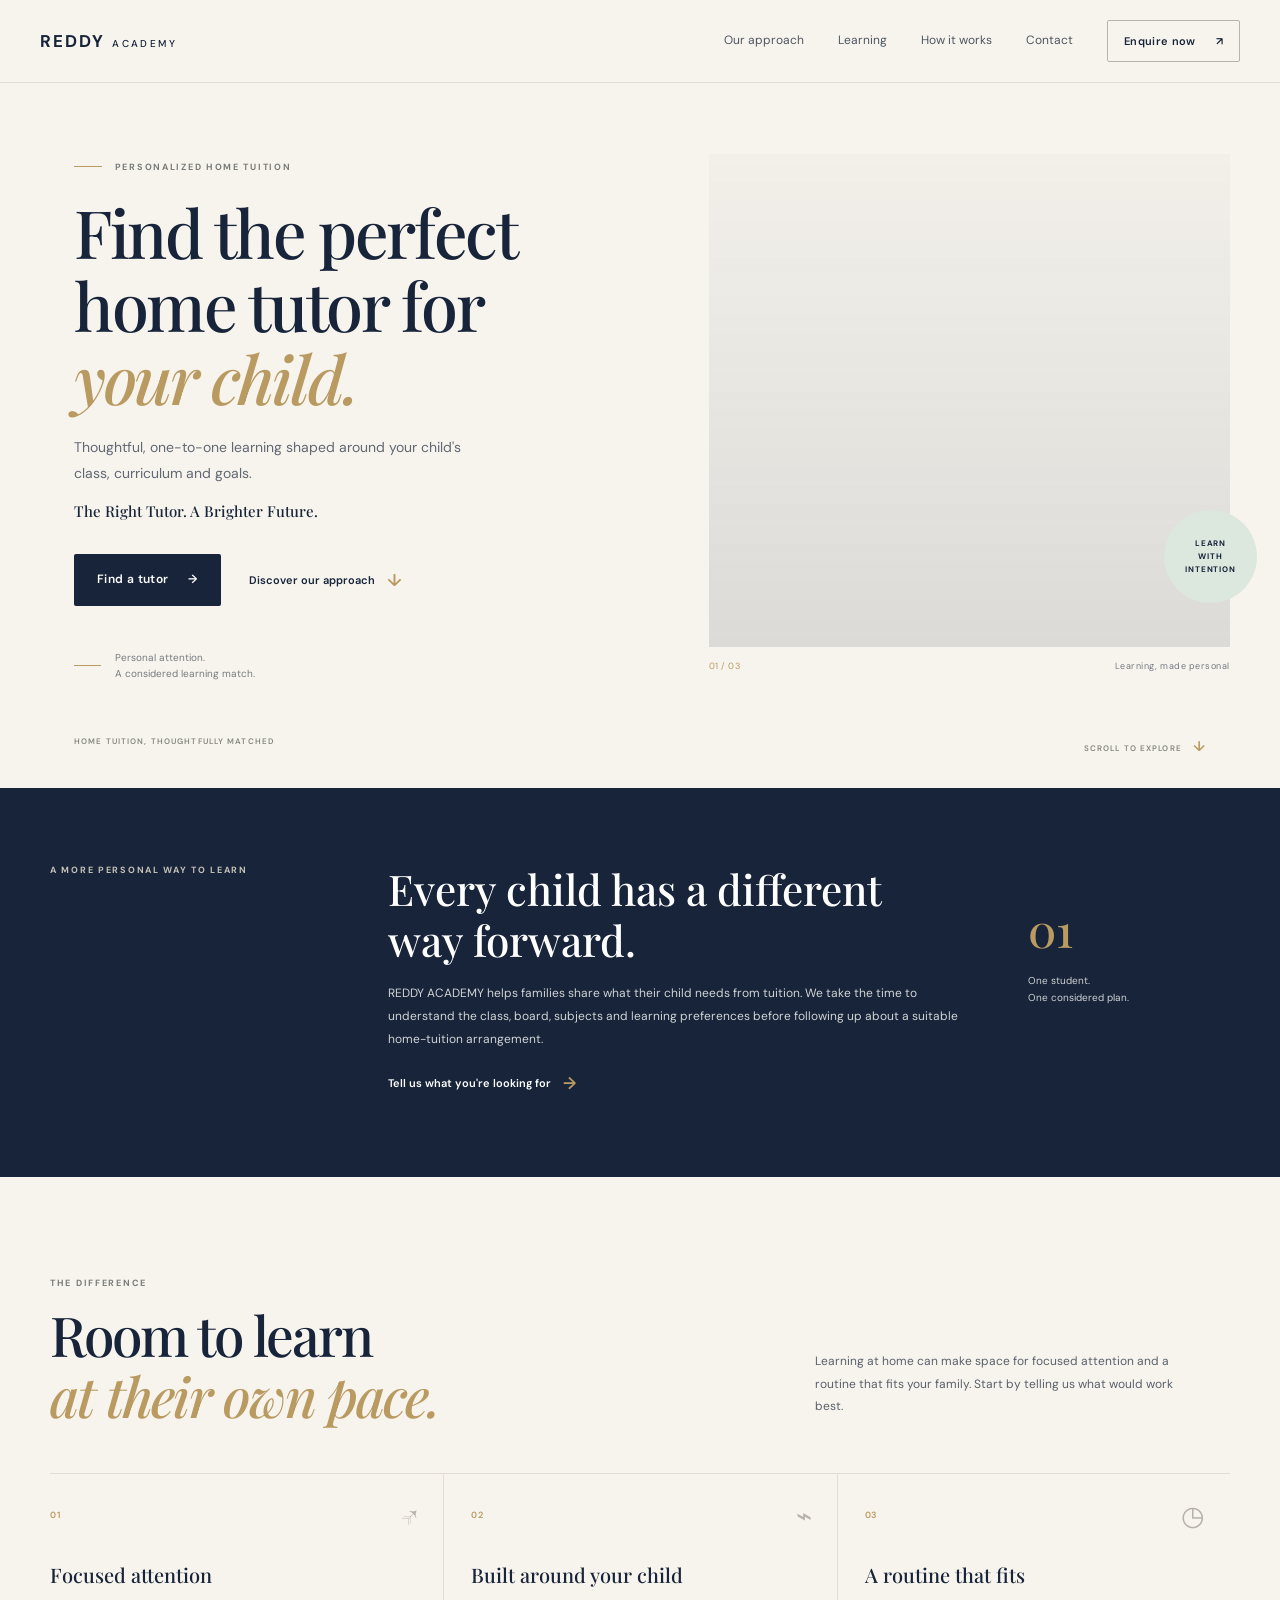
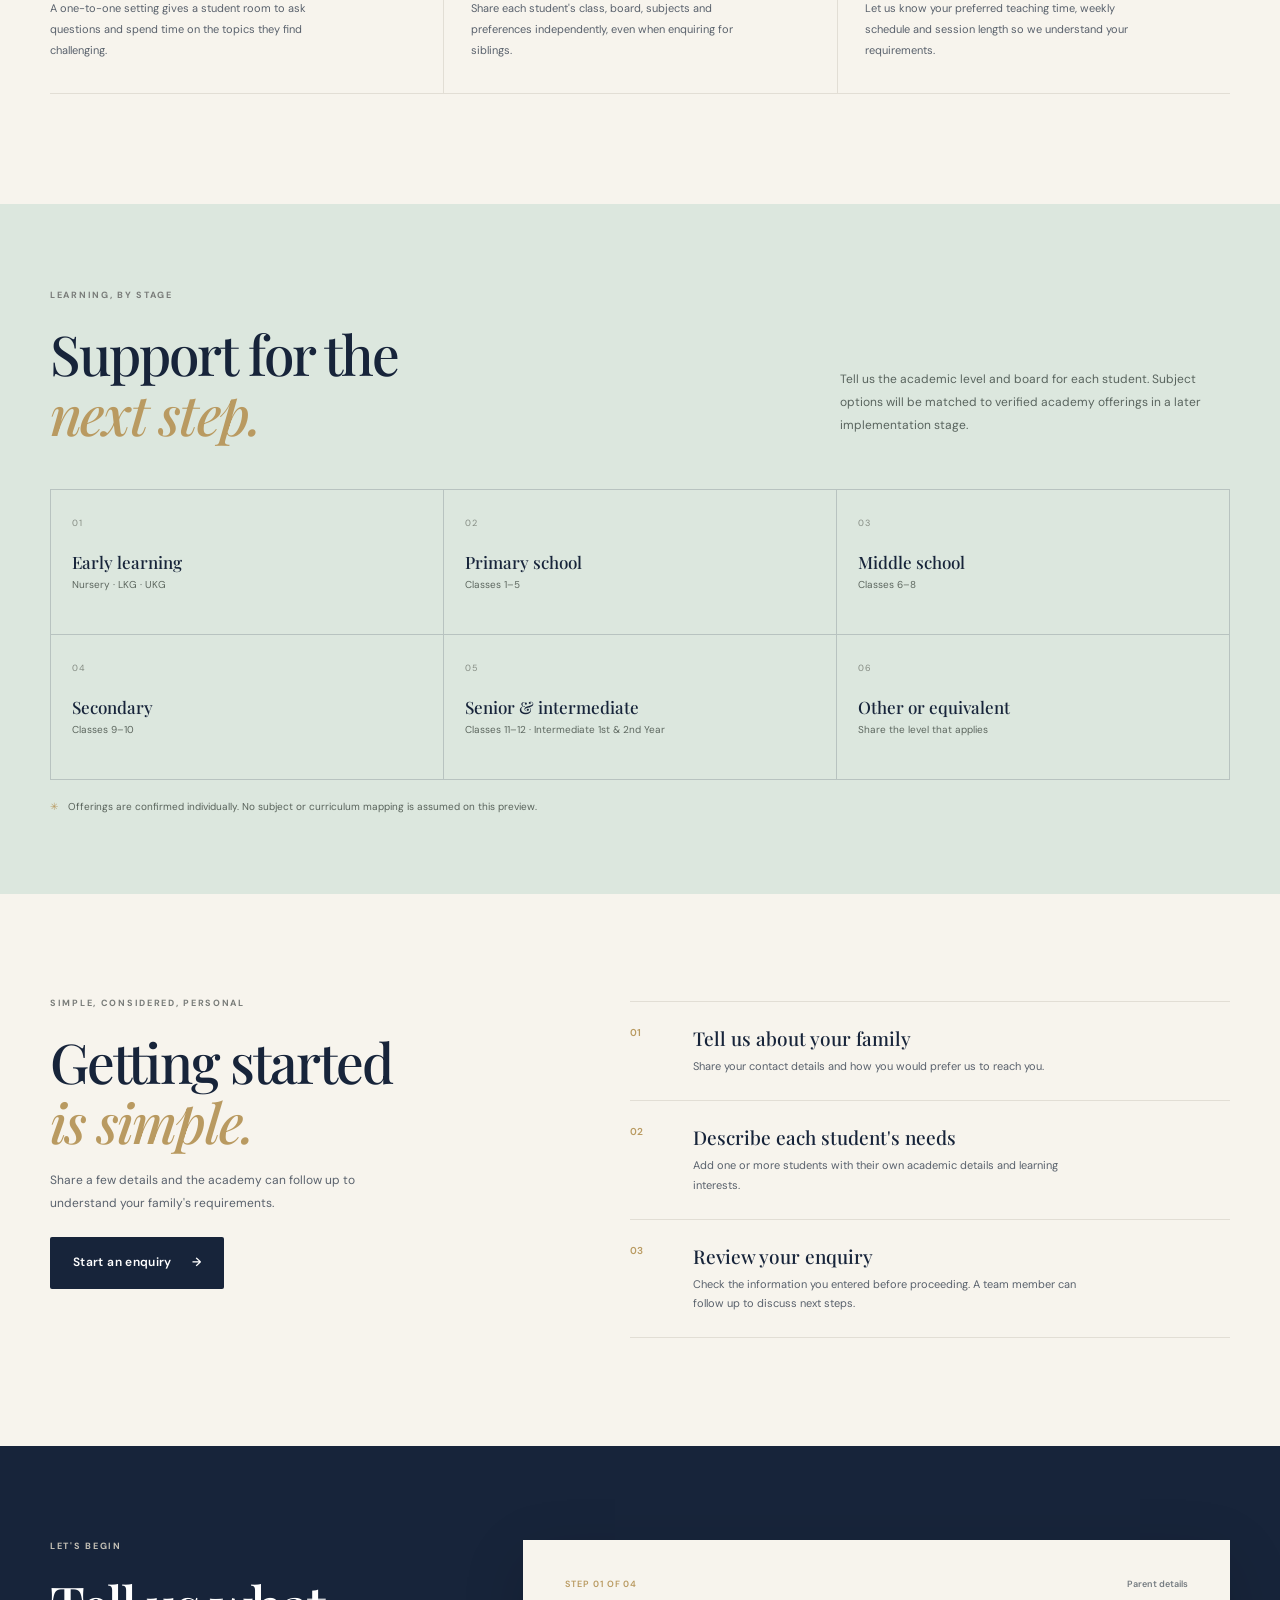
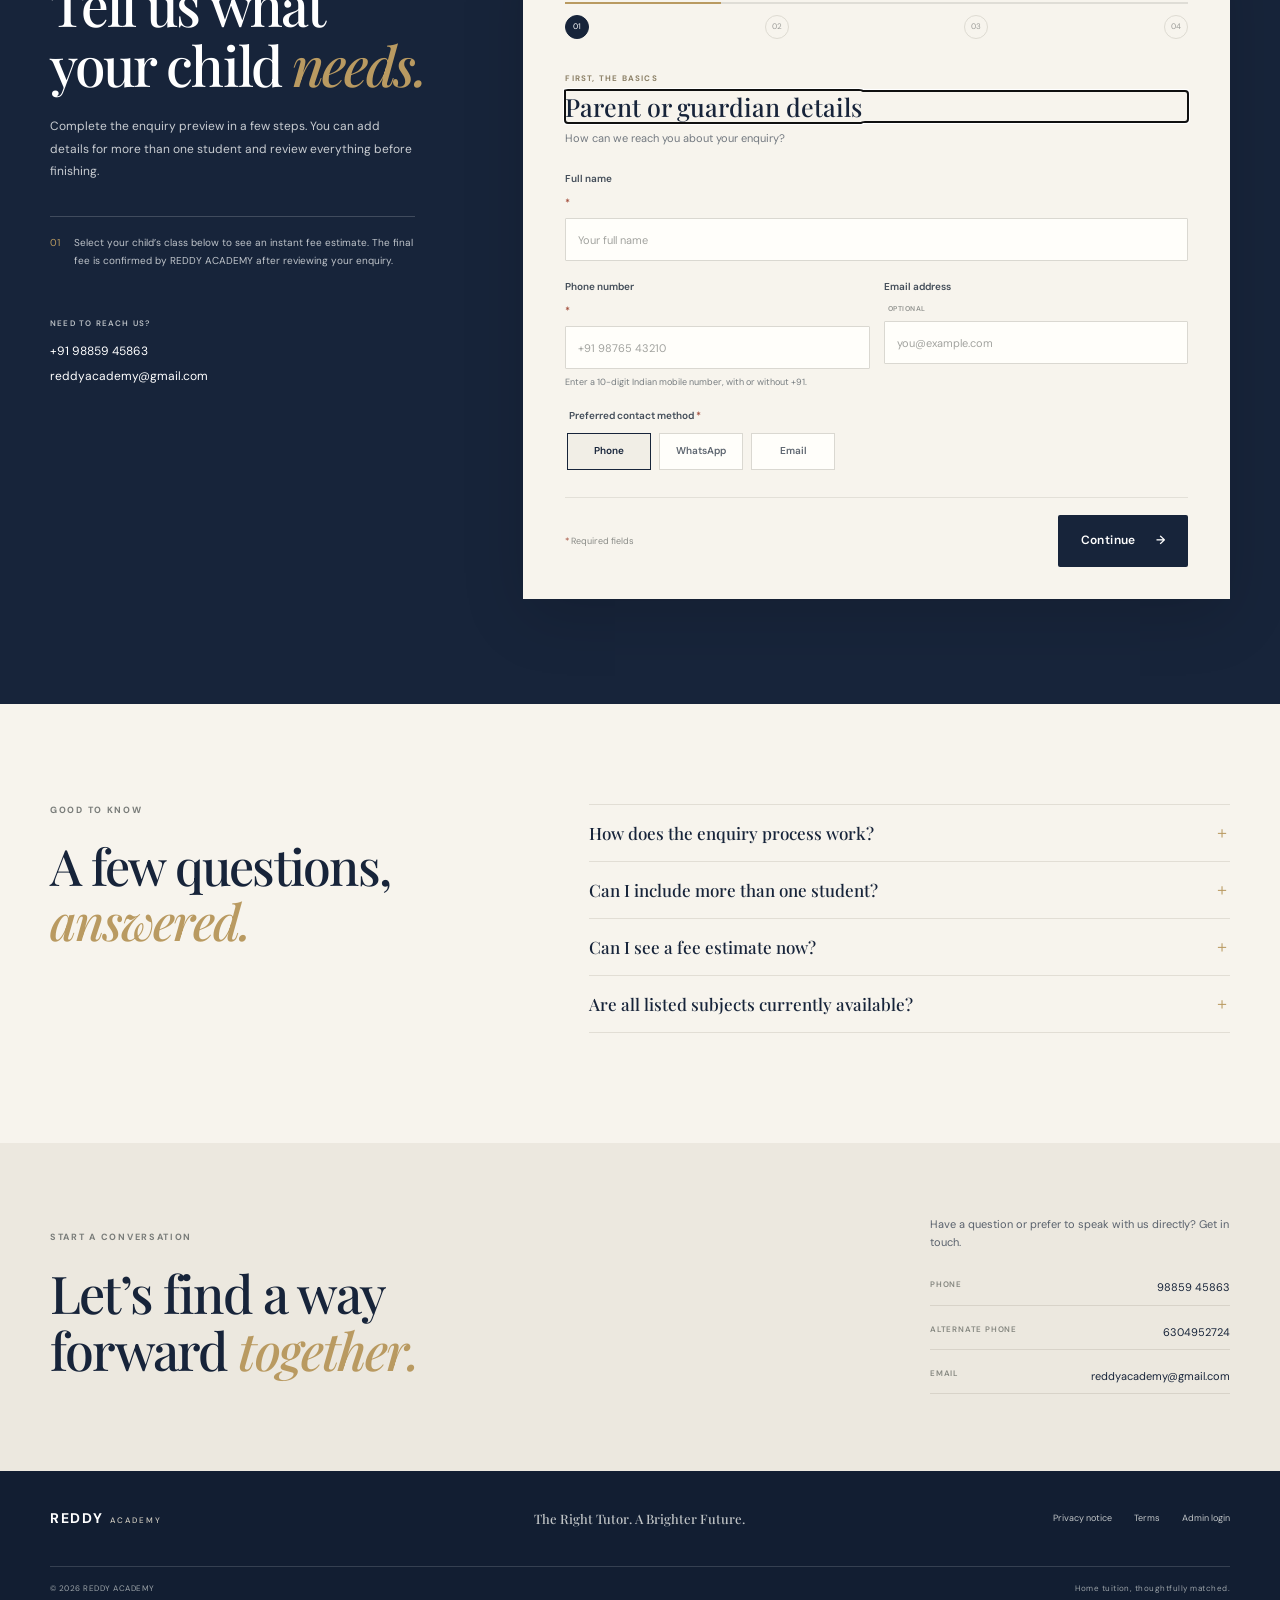
<file: home/reddy-academy/frontend/index.html>
<!doctype html>
<html lang="en">
<head>
  <meta charset="utf-8">
  <meta name="viewport" content="width=device-width, initial-scale=1">
  <meta name="theme-color" content="#17243a">
  <meta name="description" content="Personalized home tuition for your child's learning goals. Share your requirements with REDDY ACADEMY.">
  <title>REDDY ACADEMY | The Right Tutor. A Brighter Future.</title>
  <link rel="preconnect" href="https://fonts.googleapis.com">
  <link rel="preconnect" href="https://fonts.gstatic.com" crossorigin>
  <link href="https://fonts.googleapis.com/css2?family=DM+Sans:wght@400;500;600;700&family=Playfair+Display:wght@500;600;700&display=swap" rel="stylesheet">
  <link rel="stylesheet" href="css/styles.css">
  <script src="js/main.js" defer></script>
  <script src="js/enquiry-form.js" defer></script>
</head>
<body>
  <a class="skip-link" href="#main">Skip to content</a>
  <header class="site-header">
    <div class="nav-shell">
      <a class="wordmark" href="#home" aria-label="REDDY ACADEMY home">REDDY <span>ACADEMY</span></a>
      <button class="menu-toggle" type="button" aria-expanded="false" aria-controls="primary-nav">
        <span class="sr-only">Open navigation</span><span></span><span></span>
      </button>
      <nav class="primary-nav" id="primary-nav" aria-label="Main navigation">
        <a href="#approach">Our approach</a>
        <a href="#learning">Learning</a>
        <a href="#process">How it works</a>
        <a href="#contact">Contact</a>
        <a class="button button-small button-outline" href="#enquiry">Enquire now <span aria-hidden="true">↗</span></a>
      </nav>
    </div>
  </header>

  <main id="main">
    <section class="hero section-wrap" id="home">
      <div class="hero-copy">
        <p class="eyebrow"><span class="eyebrow-line"></span> PERSONALIZED HOME TUITION</p>
        <h1>Find the perfect<br>home tutor for<br><em>your child.</em></h1>
        <p class="hero-intro">Thoughtful, one-to-one learning shaped around your child's class, curriculum and goals.</p>
        <p class="hero-tagline">The Right Tutor. A Brighter Future.</p>
        <div class="hero-actions">
          <a class="button button-primary" href="#enquiry">Find a tutor <span aria-hidden="true">→</span></a>
          <a class="text-link" href="#approach">Discover our approach <span aria-hidden="true">↓</span></a>
        </div>
        <div class="hero-note"><span class="note-rule"></span><span>Personal attention.<br>A considered learning match.</span></div>
      </div>
      <div class="hero-visual">
        <div class="hero-image" role="img" aria-label="A student reading and studying at home"></div>
        <div class="image-caption"><span class="caption-index">01 / 03</span><span>Learning, made personal</span></div>
        <div class="hero-stamp" aria-hidden="true"><span>LEARN</span><span>WITH</span><span>INTENTION</span></div>
      </div>
      <div class="hero-bottom"><span>HOME TUITION, THOUGHTFULLY MATCHED</span><a href="#approach" aria-label="Scroll to our approach">SCROLL TO EXPLORE <span aria-hidden="true">↓</span></a></div>
    </section>

    <section class="intro-band" id="approach">
      <div class="section-wrap intro-grid">
        <p class="eyebrow">A MORE PERSONAL WAY TO LEARN</p>
        <div>
          <h2>Every child has a different way forward.</h2>
          <p class="intro-text">REDDY ACADEMY helps families share what their child needs from tuition. We take the time to understand the class, board, subjects and learning preferences before following up about a suitable home-tuition arrangement.</p>
          <a class="text-link dark-link" href="#enquiry">Tell us what you're looking for <span aria-hidden="true">→</span></a>
        </div>
        <div class="intro-aside"><span class="large-serif">01</span><span>One student.<br>One considered plan.</span></div>
      </div>
    </section>

    <section class="benefits section-wrap">
      <div class="section-heading">
        <div><p class="eyebrow">THE DIFFERENCE</p><h2>Room to learn<br><em>at their own pace.</em></h2></div>
        <p>Learning at home can make space for focused attention and a routine that fits your family. Start by telling us what would work best.</p>
      </div>
      <div class="benefit-grid">
        <article class="benefit-card">
          <span class="card-number">01</span><span class="card-mark" aria-hidden="true">↗</span>
          <h3>Focused attention</h3><p>A one-to-one setting gives a student room to ask questions and spend time on the topics they find challenging.</p>
        </article>
        <article class="benefit-card">
          <span class="card-number">02</span><span class="card-mark" aria-hidden="true">⌁</span>
          <h3>Built around your child</h3><p>Share each student's class, board, subjects and preferences independently, even when enquiring for siblings.</p>
        </article>
        <article class="benefit-card">
          <span class="card-number">03</span><span class="card-mark" aria-hidden="true">◷</span>
          <h3>A routine that fits</h3><p>Let us know your preferred teaching time, weekly schedule and session length so we understand your requirements.</p>
        </article>
      </div>
    </section>

    <section class="learning-section" id="learning">
      <div class="section-wrap learning-inner">
        <div class="learning-top">
          <div><p class="eyebrow">LEARNING, BY STAGE</p><h2>Support for the<br><em>next step.</em></h2></div>
          <p>Tell us the academic level and board for each student. Subject options will be matched to verified academy offerings in a later implementation stage.</p>
        </div>
        <div class="class-list" aria-label="Academic levels available for enquiry">
          <div><span>01</span><h3>Early learning</h3><p>Nursery · LKG · UKG</p></div>
          <div><span>02</span><h3>Primary school</h3><p>Classes 1–5</p></div>
          <div><span>03</span><h3>Middle school</h3><p>Classes 6–8</p></div>
          <div><span>04</span><h3>Secondary</h3><p>Classes 9–10</p></div>
          <div><span>05</span><h3>Senior &amp; intermediate</h3><p>Classes 11–12 · Intermediate 1st &amp; 2nd Year</p></div>
          <div><span>06</span><h3>Other or equivalent</h3><p>Share the level that applies</p></div>
        </div>
        <p class="provisional-note"><span aria-hidden="true">✳</span> Offerings are confirmed individually. No subject or curriculum mapping is assumed on this preview.</p>
      </div>
    </section>

    <section class="process-section section-wrap" id="process">
      <div class="process-intro">
        <p class="eyebrow">SIMPLE, CONSIDERED, PERSONAL</p><h2>Getting started<br><em>is simple.</em></h2>
        <p>Share a few details and the academy can follow up to understand your family's requirements.</p>
        <a class="button button-primary" href="#enquiry">Start an enquiry <span aria-hidden="true">→</span></a>
      </div>
      <div class="process-steps">
        <article><span>01</span><div><h3>Tell us about your family</h3><p>Share your contact details and how you would prefer us to reach you.</p></div></article>
        <article><span>02</span><div><h3>Describe each student's needs</h3><p>Add one or more students with their own academic details and learning interests.</p></div></article>
        <article><span>03</span><div><h3>Review your enquiry</h3><p>Check the information you entered before proceeding. A team member can follow up to discuss next steps.</p></div></article>
      </div>
    </section>

    <section class="enquiry-section" id="enquiry">
      <div class="section-wrap enquiry-layout">
        <div class="enquiry-aside">
          <p class="eyebrow">LET'S BEGIN</p><h2>Tell us what<br>your child <em>needs.</em></h2>
          <p>Complete the enquiry preview in a few steps. You can add details for more than one student and review everything before finishing.</p>
          <div class="aside-detail"><span class="aside-number">01</span><span>Select your child&rsquo;s class below to see an instant fee estimate. The final fee is confirmed by REDDY ACADEMY after reviewing your enquiry.</span></div>
                    <div id="live-fee-widget" class="live-fee-widget" hidden aria-live="polite" aria-label="Live fee estimate">
            <div class="lfw-header">
              <span class="lfw-icon" aria-hidden="true">?</span>
              <span class="lfw-title">Fee estimate</span>
              <div id="lfw-spinner" class="lfw-spinner" hidden aria-hidden="true"></div>
            </div>
            <div id="lfw-body" class="lfw-body"></div>
            <p class="lfw-note">Estimate updates as you fill in details. Final fee confirmed by REDDY ACADEMY.</p>
          </div><div class="aside-contact"><span>NEED TO REACH US?</span><a href="tel:+919885945863">+91 98859 45863</a><a href="mailto:reddyacademy@gmail.com">reddyacademy@gmail.com</a></div>
        </div>
        <div class="form-panel">
          <div class="form-progress" aria-label="Enquiry progress">
            <div class="progress-heading"><span id="step-label">STEP 01 OF 04</span><span id="step-name">Parent details</span></div>
            <div class="progress-track" aria-hidden="true"><span id="progress-fill"></span></div>
            <ol class="progress-steps">
              <li class="active" data-progress-step="1"><span>01</span><span class="sr-only">Parent details</span></li>
              <li data-progress-step="2"><span>02</span><span class="sr-only">Students</span></li>
              <li data-progress-step="3"><span>03</span><span class="sr-only">Preferences</span></li>
              <li data-progress-step="4"><span>04</span><span class="sr-only">Review</span></li>
            </ol>
          </div>
          <form id="enquiry-form" novalidate>
            <section class="form-step" data-step="1" aria-labelledby="step-title-1">
              <p class="form-kicker">FIRST, THE BASICS</p><h3 id="step-title-1" tabindex="-1">Parent or guardian details</h3>
              <p class="form-description">How can we reach you about your enquiry?</p>
              <div class="field-grid">
                <label class="field full-width">Full name <span class="required">*</span><input name="parentName" autocomplete="name" maxlength="120" required placeholder="Your full name"></label>
                <label class="field">Phone number <span class="required">*</span><input name="phone" type="tel" inputmode="tel" autocomplete="tel" maxlength="16" required placeholder="+91 98765 43210" aria-describedby="phone-hint"><small id="phone-hint">Enter a 10-digit Indian mobile number, with or without +91.</small></label>
                <label class="field">Email address <span class="optional" id="email-requirement">OPTIONAL</span><input name="email" type="email" autocomplete="email" maxlength="254" placeholder="you@example.com"></label>
                <fieldset class="field full-width choice-field">
                  <legend>Preferred contact method <span class="required">*</span></legend>
                  <div class="choice-row">
                    <label class="choice"><input type="radio" name="contactMethod" value="Phone" required checked><span>Phone</span></label>
                    <label class="choice"><input type="radio" name="contactMethod" value="WhatsApp"><span>WhatsApp</span></label>
                    <label class="choice"><input type="radio" name="contactMethod" value="Email"><span>Email</span></label>
                  </div>
                </fieldset>
              </div>
              <div class="form-error" role="alert" aria-live="polite"></div>
              <div class="form-actions"><span class="form-footnote"><span class="required">*</span> Required fields</span><button class="button button-primary next-step" type="button">Continue <span aria-hidden="true">→</span></button></div>
            </section>

            <section class="form-step" data-step="2" aria-labelledby="step-title-2" hidden>
              <p class="form-kicker">EVERY STUDENT IS DIFFERENT</p><h3 id="step-title-2" tabindex="-1">Who needs tuition?</h3>
              <p class="form-description">Choose how many students to include. Each student has independent academic details.</p>
              <fieldset class="field choice-field student-count-field">
                <legend>Number of students <span class="required">*</span></legend>
                <div class="count-options">
                  <label class="count-option"><input type="radio" name="studentCount" value="1" checked><span class="count-number">01</span><span class="count-label">1 Student</span></label>
                  <label class="count-option"><input type="radio" name="studentCount" value="2"><span class="count-number">02</span><span class="count-label">2 Students</span></label>
                </div>
                <button class="add-student-link" type="button" id="add-student">More than 2 students? Add more students <span aria-hidden="true">＋</span></button>
                <p class="inline-hint">You can include up to 10 students in this preview.</p>
              </fieldset>
              <div id="students-list" class="students-list" aria-live="polite"></div>
              <div class="form-error" role="alert" aria-live="polite"></div>
              <div class="form-actions"><button class="button button-quiet prev-step" type="button"><span aria-hidden="true">←</span> Back</button><button class="button button-primary next-step" type="button">Continue <span aria-hidden="true">→</span></button></div>
            </section>

            <section class="form-step" data-step="3" aria-labelledby="step-title-3" hidden>
              <p class="form-kicker">THE DETAILS THAT MATTER</p><h3 id="step-title-3" tabindex="-1">Preferences &amp; location</h3>
              <p class="form-description">Tell us what works for your family. Preferences are optional unless marked otherwise.</p>
              <div class="field-grid">
                <label class="field">Preferred tutor gender <span class="optional">OPTIONAL</span><select name="tutorGender"><option value="">No preference</option><option>Female</option><option>Male</option><option>No preference</option></select></label>
                <label class="field">Preferred qualification <span class="optional">OPTIONAL</span><input name="qualification" maxlength="120" placeholder="e.g. subject or qualification"></label>
                <label class="field">Teaching language <span class="optional">OPTIONAL</span><input name="language" maxlength="80" placeholder="e.g. English, Telugu"></label>
                <label class="field">Preferred teaching time <span class="optional">OPTIONAL</span><select name="preferredTime"><option value="">Select a time</option><option>Morning</option><option>Afternoon</option><option>Evening</option><option>Flexible</option></select></label>
                <label class="field">Classes per week <span class="optional">OPTIONAL</span><select name="classesPerWeek"><option value="">Select frequency</option><option>1 class</option><option>2 classes</option><option>3 classes</option><option>4 classes</option><option>5 classes</option><option>6 classes</option></select></label>
                <label class="field">Session duration <span class="optional">OPTIONAL</span><select name="sessionDuration"><option value="">Select duration</option><option>1 hour</option><option>1.5 hours</option><option>2 hours</option><option>To be discussed</option></select></label>
                <label class="field">City <span class="required">*</span><input name="city" autocomplete="address-level2" maxlength="100" required placeholder="Your city"></label>
                <label class="field">Locality or area <span class="required">*</span><input name="locality" autocomplete="address-level3" maxlength="120" required placeholder="Your area or locality"></label>
                <label class="field">PIN code <span class="required">*</span><input name="pinCode" inputmode="numeric" autocomplete="postal-code" maxlength="6" pattern="[0-9]{6}" required placeholder="6-digit PIN code"></label>
                <label class="field full-width">Full address <span class="optional">OPTIONAL</span><textarea name="address" rows="2" maxlength="500" autocomplete="street-address" placeholder="Street and address details"></textarea></label>
                <label class="field full-width">Anything else we should know? <span class="optional">OPTIONAL</span><textarea name="requirements" rows="3" maxlength="1000" placeholder="Share any other requirements or questions"></textarea></label>
              </div>
              <label class="consent-row"><input type="checkbox" name="consent" required><span>I agree that REDDY ACADEMY may use the information I provide to respond to this enquiry. Please see the <a href="privacy.html" target="_blank" rel="noopener">Privacy Notice</a>. <span class="required">*</span></span></label>
              <div class="form-error" role="alert" aria-live="polite"></div>
              <div class="form-actions"><button class="button button-quiet prev-step" type="button"><span aria-hidden="true">←</span> Back</button><button class="button button-primary next-step" type="button">Review enquiry <span aria-hidden="true">→</span></button></div>
            </section>

            <section class="form-step" data-step="4" aria-labelledby="step-title-4" hidden>
              <p class="form-kicker">TAKE A MOMENT TO CHECK</p><h3 id="step-title-4" tabindex="-1">Review your details</h3>
              <p class="form-description">Make sure everything looks right. Use Back to make changes.</p>
              <div class="review-content" id="review-content"></div>
              <div id="fee-estimate-panel" class="fee-estimate-panel" hidden>
                <div id="fee-estimate-loading" class="fee-loading" hidden aria-live="polite" role="status">
                  <span class="fee-spinner" aria-hidden="true"></span>
                  <span>Calculating fee estimate&#x2026;</span>
                </div>
                <div id="fee-estimate-result" hidden></div>
                <div id="fee-estimate-error" class="fee-error" hidden role="alert"></div>
              </div>
              <div class="preview-notice" role="status"><span class="notice-mark" aria-hidden="true">i</span><p><strong>Fee estimates are indicative.</strong><br>The estimate shown is based on your selections. REDDY ACADEMY will confirm the final fee after reviewing your enquiry.</p></div>
              <div class="form-error" role="alert" aria-live="polite"></div>
              <div class="form-actions"><button class="button button-quiet prev-step" type="button"><span aria-hidden="true">←</span> Back</button><button class="button button-primary" type="button" id="submit-enquiry">Submit enquiry <span aria-hidden="true">→</span></button></div>
              <div id="preview-result" class="preview-result" hidden tabindex="-1" role="status"></div>
            </section>
          </form>
        </div>
      </div>
    </section>

    <section class="faq-section section-wrap">
      <div class="faq-title"><p class="eyebrow">GOOD TO KNOW</p><h2>A few questions,<br><em>answered.</em></h2></div>
      <div class="faq-list">
        <details><summary>How does the enquiry process work?<span aria-hidden="true">＋</span></summary><p>Share your contact information and each student's requirements using the enquiry form. When the backend database is configured and available, the form saves your details for REDDY ACADEMY to review. The form reports an error rather than showing success if the save cannot be confirmed.</p></details>
        <details><summary>Can I include more than one student?<span aria-hidden="true">＋</span></summary><p>Yes. Include up to 10 students, each with separate academic details.</p></details>
        <details><summary>Can I see a fee estimate now?<span aria-hidden="true">＋</span></summary><p>Yes. An estimated monthly fee is shown automatically in the Review step, based on your class, tuition type, weekly frequency and session length. The estimate updates whenever you change a selection. Final fees are confirmed by REDDY ACADEMY after reviewing your enquiry.</p></details>
        <details><summary>Are all listed subjects currently available?<span aria-hidden="true">＋</span></summary><p>Subject selections are recorded as described by the parent. The academy will confirm supported subjects during follow-up.</p></details>
      </div>
    </section>

    <section class="contact-section" id="contact">
      <div class="section-wrap contact-inner">
        <div><p class="eyebrow">START A CONVERSATION</p><h2>Let’s find a way<br>forward <em>together.</em></h2></div>
        <div class="contact-details">
          <p>Have a question or prefer to speak with us directly? Get in touch.</p>
          <a href="tel:+919885945863"><span>PHONE</span>98859 45863</a>
          <a href="tel:+916304952724"><span>ALTERNATE PHONE</span>6304952724</a>
          <a href="mailto:reddyacademy@gmail.com"><span>EMAIL</span>reddyacademy@gmail.com</a>
        </div>
      </div>
    </section>
  </main>
  <footer class="site-footer">
    <div class="section-wrap footer-main">
      <a class="wordmark footer-wordmark" href="#home">REDDY <span>ACADEMY</span></a>
      <p>The Right Tutor. A Brighter Future.</p>
      <nav aria-label="Legal"><a href="privacy.html">Privacy notice</a><a href="terms.html">Terms</a><a href="/admin/login">Admin login</a></nav>
    </div>
    <div class="section-wrap footer-bottom"><span>© <span id="current-year"></span> REDDY ACADEMY</span><span>Home tuition, thoughtfully matched.</span></div>
  </footer>
</body>
</html>
</file>
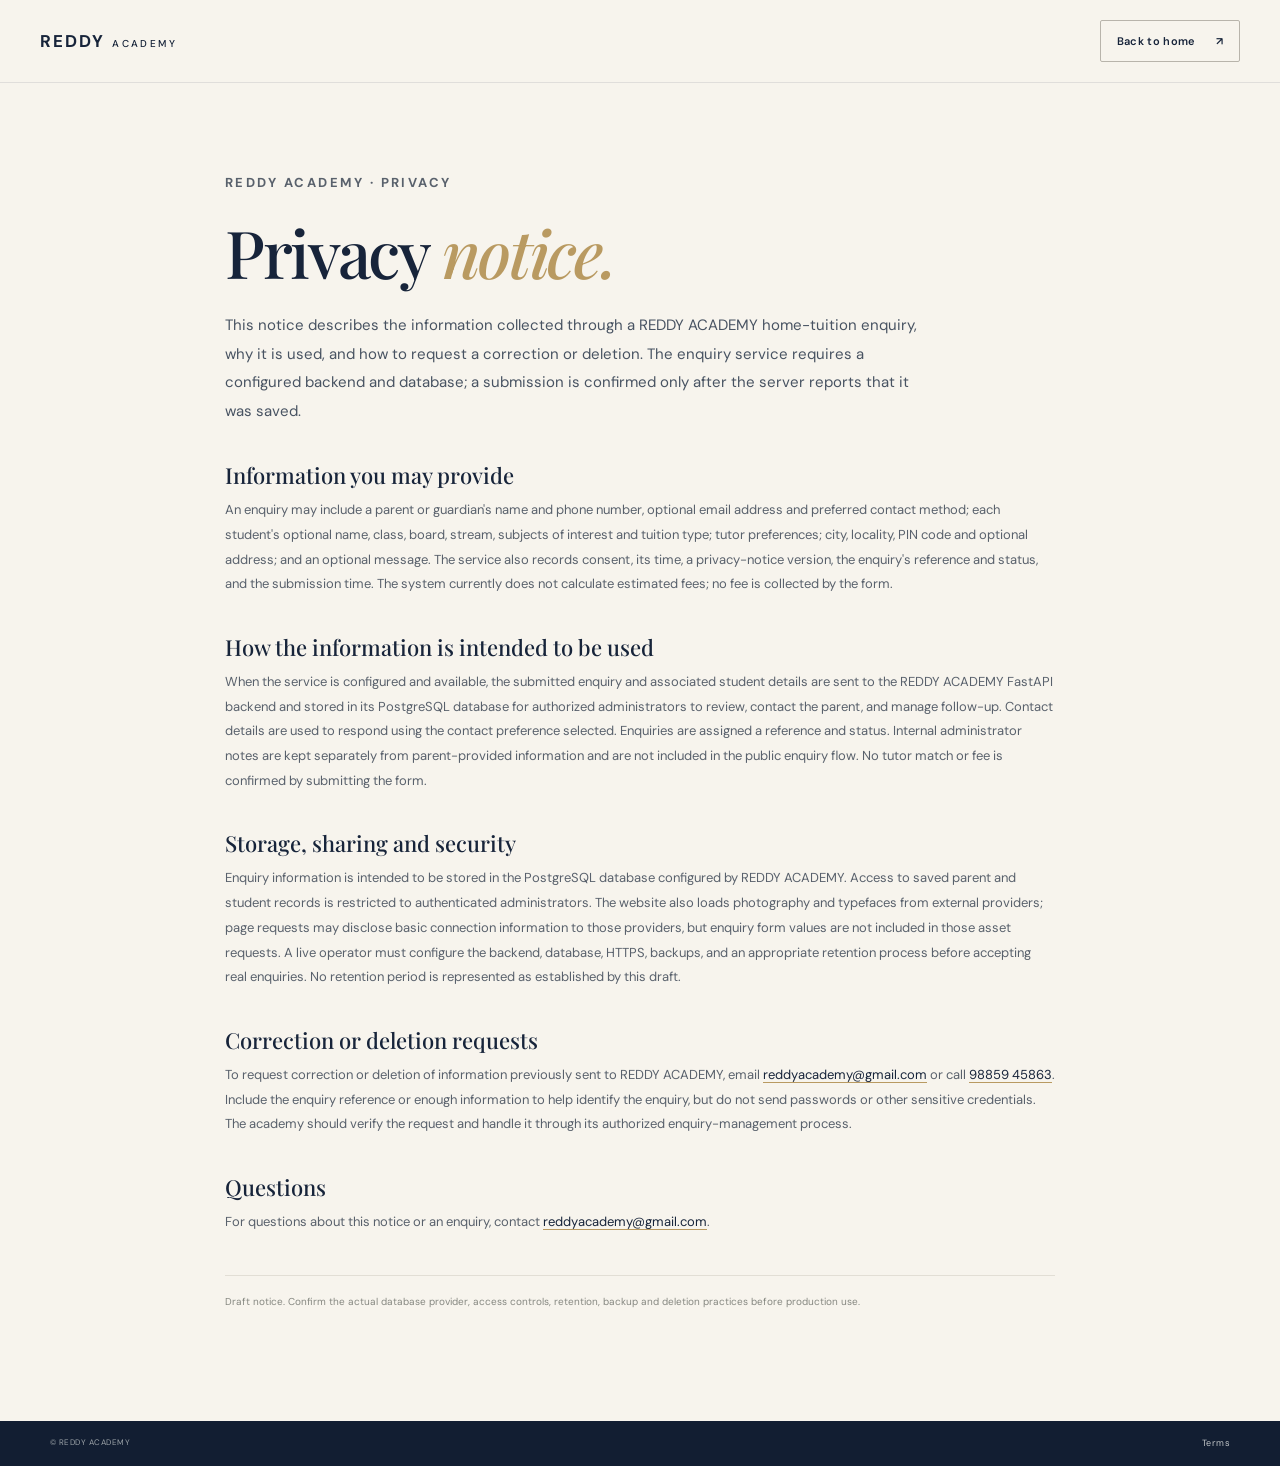
<file: home/reddy-academy/frontend/privacy.html>
<!doctype html>
<html lang="en">
<head>
  <meta charset="utf-8">
  <meta name="viewport" content="width=device-width, initial-scale=1">
  <meta name="description" content="How REDDY ACADEMY handles information shared through a tuition enquiry.">
  <title>Privacy Notice | REDDY ACADEMY</title>
  <link rel="preconnect" href="https://fonts.googleapis.com">
  <link rel="preconnect" href="https://fonts.gstatic.com" crossorigin>
  <link href="https://fonts.googleapis.com/css2?family=DM+Sans:wght@400;500;600;700&family=Playfair+Display:wght@500;600;700&display=swap" rel="stylesheet">
  <link rel="stylesheet" href="css/styles.css">
</head>
<body class="legal-page">
  <a class="skip-link" href="#main">Skip to content</a>
  <header class="site-header"><div class="nav-shell"><a class="wordmark" href="index.html">REDDY <span>ACADEMY</span></a><a class="button button-small button-outline" href="index.html">Back to home <span aria-hidden="true">↗</span></a></div></header>
  <main id="main" class="section-wrap legal-content">
    <p class="eyebrow">REDDY ACADEMY · PRIVACY</p>
    <h1>Privacy <em>notice.</em></h1>
    <p class="legal-lead">This notice describes the information collected through a REDDY ACADEMY home-tuition enquiry, why it is used, and how to request a correction or deletion. The enquiry service requires a configured backend and database; a submission is confirmed only after the server reports that it was saved.</p>
    <h2>Information you may provide</h2>
    <p>An enquiry may include a parent or guardian's name and phone number, optional email address and preferred contact method; each student's optional name, class, board, stream, subjects of interest and tuition type; tutor preferences; city, locality, PIN code and optional address; and an optional message. The service also records consent, its time, a privacy-notice version, the enquiry's reference and status, and the submission time. The system currently does not calculate estimated fees; no fee is collected by the form.</p>
    <h2>How the information is intended to be used</h2>
    <p>When the service is configured and available, the submitted enquiry and associated student details are sent to the REDDY ACADEMY FastAPI backend and stored in its PostgreSQL database for authorized administrators to review, contact the parent, and manage follow-up. Contact details are used to respond using the contact preference selected. Enquiries are assigned a reference and status. Internal administrator notes are kept separately from parent-provided information and are not included in the public enquiry flow. No tutor match or fee is confirmed by submitting the form.</p>
    <h2>Storage, sharing and security</h2>
    <p>Enquiry information is intended to be stored in the PostgreSQL database configured by REDDY ACADEMY. Access to saved parent and student records is restricted to authenticated administrators. The website also loads photography and typefaces from external providers; page requests may disclose basic connection information to those providers, but enquiry form values are not included in those asset requests. A live operator must configure the backend, database, HTTPS, backups, and an appropriate retention process before accepting real enquiries. No retention period is represented as established by this draft.</p>
    <h2>Correction or deletion requests</h2>
    <p>To request correction or deletion of information previously sent to REDDY ACADEMY, email <a href="mailto:reddyacademy@gmail.com">reddyacademy@gmail.com</a> or call <a href="tel:+919885945863">98859 45863</a>. Include the enquiry reference or enough information to help identify the enquiry, but do not send passwords or other sensitive credentials. The academy should verify the request and handle it through its authorized enquiry-management process.</p>
    <h2>Questions</h2>
    <p>For questions about this notice or an enquiry, contact <a href="mailto:reddyacademy@gmail.com">reddyacademy@gmail.com</a>.</p>
    <p class="legal-updated">Draft notice. Confirm the actual database provider, access controls, retention, backup and deletion practices before production use.</p>
  </main>
  <footer class="site-footer"><div class="section-wrap footer-bottom"><span>© REDDY ACADEMY</span><a href="terms.html">Terms</a></div></footer>
</body>
</html>
</file>
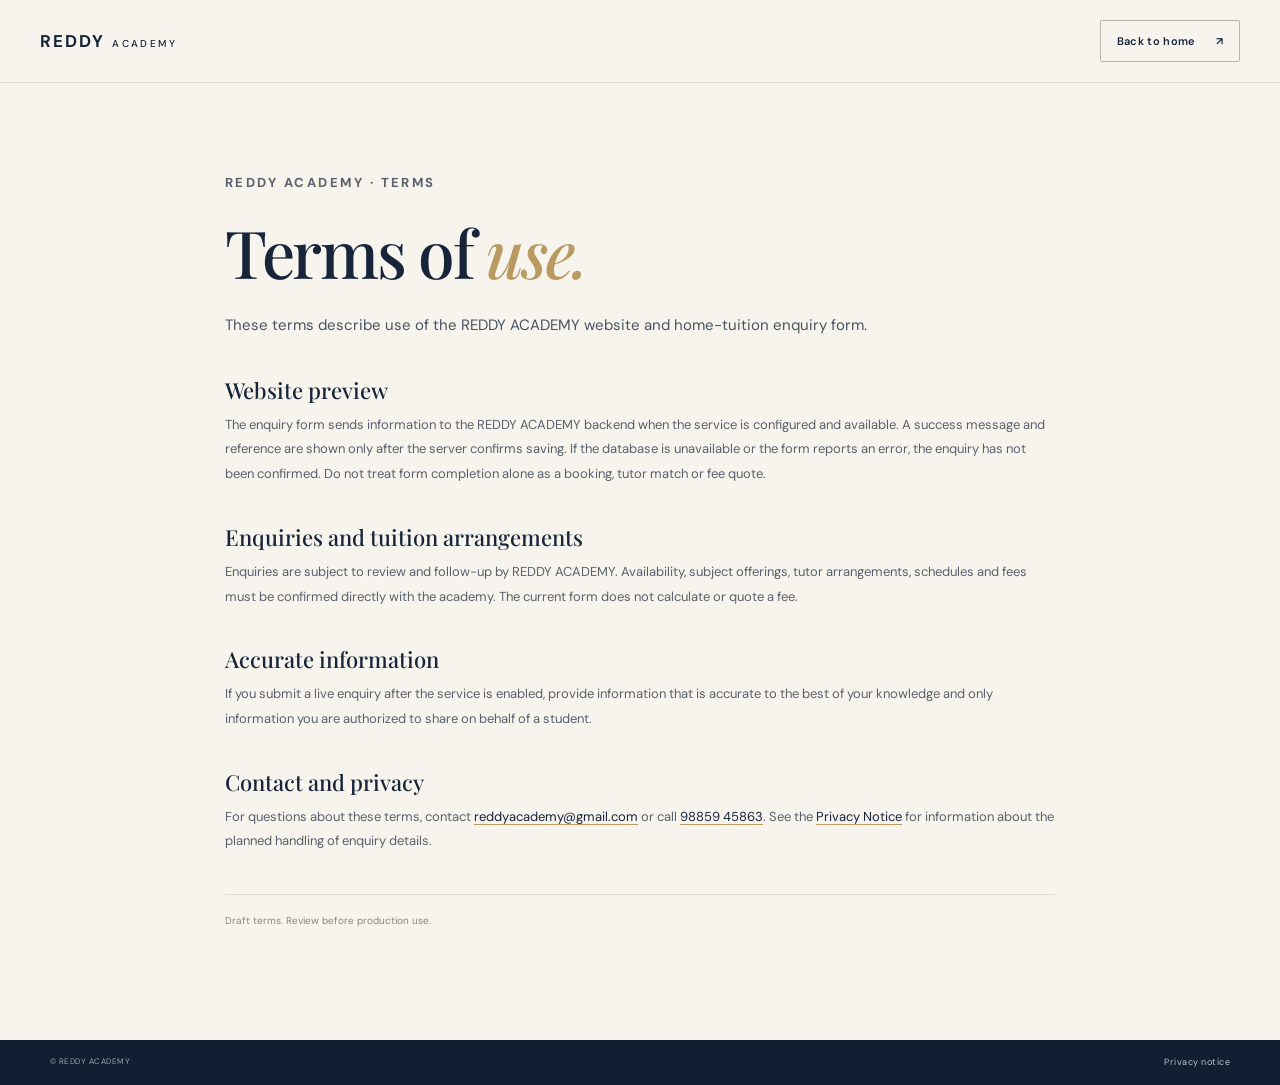
<file: home/reddy-academy/frontend/terms.html>
<!doctype html>
<html lang="en">
<head>
  <meta charset="utf-8">
  <meta name="viewport" content="width=device-width, initial-scale=1">
  <meta name="description" content="Terms for using the REDDY ACADEMY tuition enquiry preview.">
  <title>Terms | REDDY ACADEMY</title>
  <link rel="preconnect" href="https://fonts.googleapis.com">
  <link rel="preconnect" href="https://fonts.gstatic.com" crossorigin>
  <link href="https://fonts.googleapis.com/css2?family=DM+Sans:wght@400;500;600;700&family=Playfair+Display:wght@500;600;700&display=swap" rel="stylesheet">
  <link rel="stylesheet" href="css/styles.css">
</head>
<body class="legal-page">
  <a class="skip-link" href="#main">Skip to content</a>
  <header class="site-header"><div class="nav-shell"><a class="wordmark" href="index.html">REDDY <span>ACADEMY</span></a><a class="button button-small button-outline" href="index.html">Back to home <span aria-hidden="true">↗</span></a></div></header>
  <main id="main" class="section-wrap legal-content">
    <p class="eyebrow">REDDY ACADEMY · TERMS</p>
    <h1>Terms of <em>use.</em></h1>
    <p class="legal-lead">These terms describe use of the REDDY ACADEMY website and home-tuition enquiry form.</p>
    <h2>Website preview</h2>
    <p>The enquiry form sends information to the REDDY ACADEMY backend when the service is configured and available. A success message and reference are shown only after the server confirms saving. If the database is unavailable or the form reports an error, the enquiry has not been confirmed. Do not treat form completion alone as a booking, tutor match or fee quote.</p>
    <h2>Enquiries and tuition arrangements</h2>
    <p>Enquiries are subject to review and follow-up by REDDY ACADEMY. Availability, subject offerings, tutor arrangements, schedules and fees must be confirmed directly with the academy. The current form does not calculate or quote a fee.</p>
    <h2>Accurate information</h2>
    <p>If you submit a live enquiry after the service is enabled, provide information that is accurate to the best of your knowledge and only information you are authorized to share on behalf of a student.</p>
    <h2>Contact and privacy</h2>
    <p>For questions about these terms, contact <a href="mailto:reddyacademy@gmail.com">reddyacademy@gmail.com</a> or call <a href="tel:+919885945863">98859 45863</a>. See the <a href="privacy.html">Privacy Notice</a> for information about the planned handling of enquiry details.</p>
    <p class="legal-updated">Draft terms. Review before production use.</p>
  </main>
  <footer class="site-footer"><div class="section-wrap footer-bottom"><span>© REDDY ACADEMY</span><a href="privacy.html">Privacy notice</a></div></footer>
</body>
</html>
</file>
<file: home/reddy-academy/frontend/css/styles.css>
:root {
  color-scheme: light;
  --navy: #17243a;
  --ivory: #f7f4ed;
  --gold: #b99a61;
  --sage: #dce7de;
  --white: #fff;
  --ink-soft: #59616c;
  --line: #e2ded5;
  --serif: "Playfair Display", Georgia, serif;
  --sans: "DM Sans", Arial, sans-serif;
  --content: 1180px;
}

* { box-sizing: border-box; }
[hidden] { display: none !important; }
html { scroll-behavior: smooth; scroll-padding-top: 86px; }
body { margin: 0; color: var(--navy); background: var(--ivory); font: 400 15px/1.65 var(--sans); -webkit-font-smoothing: antialiased; }
button, input, select, textarea { font: inherit; }
button, a { -webkit-tap-highlight-color: transparent; }
a { color: inherit; }
button:focus-visible, a:focus-visible, input:focus-visible, select:focus-visible, textarea:focus-visible, summary:focus-visible { outline: 3px solid var(--gold); outline-offset: 3px; }
.section-wrap { width: min(var(--content), calc(100% - 80px)); margin-inline: auto; }
.sr-only { position: absolute; width: 1px; height: 1px; padding: 0; margin: -1px; overflow: hidden; clip: rect(0,0,0,0); white-space: nowrap; border: 0; }
.skip-link { position: fixed; z-index: 100; top: 8px; left: 8px; transform: translateY(-160%); padding: 10px 14px; color: white; background: var(--navy); }
.skip-link:focus { transform: translateY(0); }

.site-header { position: sticky; z-index: 20; top: 0; border-bottom: 1px solid rgba(23,36,58,.1); background: rgba(247,244,237,.96); backdrop-filter: blur(14px); }
.nav-shell { width: min(1320px, calc(100% - 80px)); height: 82px; margin: 0 auto; display: flex; align-items: center; justify-content: space-between; }
.wordmark { display: inline-flex; flex-wrap: wrap; align-items: baseline; gap: 7px; color: var(--navy); font-size: 17px; font-weight: 700; letter-spacing: .12em; text-decoration: none; white-space: nowrap; }
.wordmark span { font-size: 10px; font-weight: 500; letter-spacing: .24em; }
.primary-nav { display: flex; gap: 34px; align-items: center; }
.primary-nav > a:not(.button) { color: #4d5663; font-size: 12px; text-decoration: none; transition: color .2s ease; }
.primary-nav > a:not(.button):hover { color: var(--gold); }
.menu-toggle { display: none; }
.button { display: inline-flex; min-height: 52px; align-items: center; justify-content: center; gap: 20px; padding: 0 22px; border: 1px solid transparent; border-radius: 2px; font-size: 12px; font-weight: 600; letter-spacing: .03em; text-decoration: none; cursor: pointer; transition: background-color .2s ease, color .2s ease, border-color .2s ease, transform .2s ease; }
.button:hover { transform: translateY(-2px); }
.button-primary { color: var(--white); background: var(--navy); }
.button-primary:hover { background: #243653; }
.button-outline { min-height: 42px; color: var(--navy); border-color: #b8b4ab; background: transparent; }
.button-outline:hover { border-color: var(--navy); background: var(--white); }
.button-small { padding: 0 16px; font-size: 11px; }
.button-quiet { color: var(--navy); border-color: var(--line); background: transparent; }
.button-quiet:hover { background: var(--white); }

.hero { position: relative; min-height: 682px; display: grid; grid-template-columns: 1fr .88fr; gap: 66px; align-items: center; padding-top: 62px; padding-bottom: 106px; }
.hero-copy { position: relative; z-index: 1; padding: 16px 0 0 24px; }
.eyebrow { margin: 0 0 20px; color: #797c79; font-size: 9px; font-weight: 700; letter-spacing: .19em; line-height: 1.5; }
.eyebrow-line { display: inline-block; width: 28px; height: 1px; margin: 0 9px 3px 0; background: var(--gold); }
h1, h2, h3, p { margin-top: 0; }
.hero h1, .section-heading h2, .learning-top h2, .process-intro h2, .enquiry-aside h2, .faq-title h2, .contact-inner h2, .legal-content h1 { margin-bottom: 21px; font: 500 clamp(48px, 5.2vw, 70px)/1.1 var(--serif); letter-spacing: -.035em; }
h1 em, h2 em { color: var(--gold); font-weight: 500; }
.hero-intro { max-width: 410px; margin-bottom: 14px; color: #606874; font-size: 14px; line-height: 1.85; }
.hero-tagline { margin: 0; color: var(--navy); font: 500 15px var(--serif); }
.hero-actions { display: flex; align-items: center; gap: 28px; margin-top: 33px; }
.text-link { display: inline-flex; align-items: center; gap: 12px; color: var(--navy); font-size: 11px; font-weight: 600; text-decoration: none; }
.text-link span { color: var(--gold); font-size: 17px; transition: transform .2s ease; }
.text-link:hover span { transform: translateX(3px); }
.hero-note { display: flex; align-items: center; gap: 14px; margin-top: 44px; color: #777b80; font-size: 10px; line-height: 1.6; }
.note-rule { width: 27px; height: 1px; background: var(--gold); }
.hero-visual { position: relative; min-width: 0; }
.hero-image { min-height: 493px; background: linear-gradient(180deg, rgba(23,36,58,.02), rgba(23,36,58,.12)), url("https://images.unsplash.com/photo-1503676260728-1c00da094a0b?auto=format&fit=crop&w=1100&q=85") center 42% / cover no-repeat; }
.image-caption { display: flex; justify-content: space-between; padding-top: 12px; color: #737981; font-size: 9px; letter-spacing: .06em; }
.caption-index { color: var(--gold); }
.hero-stamp { position: absolute; right: -27px; bottom: 70px; width: 93px; height: 93px; display: flex; flex-direction: column; align-items: center; justify-content: center; border-radius: 50%; color: var(--navy); background: var(--sage); font-size: 8px; font-weight: 700; letter-spacing: .12em; line-height: 1.65; }
.hero-bottom { position: absolute; right: 0; bottom: 30px; left: 0; display: flex; justify-content: space-between; padding-inline: 24px; color: #858780; font-size: 8px; font-weight: 600; letter-spacing: .14em; }
.hero-bottom a { color: inherit; text-decoration: none; }
.hero-bottom a span { margin-left: 8px; color: var(--gold); font-size: 14px; }

.intro-band { padding: 76px 0 80px; color: var(--white); background: var(--navy); }
.intro-grid { display: grid; grid-template-columns: .7fr 1.45fr .5fr; gap: 55px; align-items: start; }
.intro-grid .eyebrow { color: #c5c1b7; }
.intro-grid h2 { max-width: 520px; margin-bottom: 17px; font: 500 clamp(30px, 3.3vw, 43px)/1.2 var(--serif); }
.intro-text { max-width: 620px; margin-bottom: 18px; color: #d1d3d4; font-size: 12px; line-height: 1.9; }
.dark-link { color: var(--white); }
.intro-aside { display: flex; flex-direction: column; align-items: flex-start; padding-top: 34px; color: #d1d3d4; font-size: 10px; line-height: 1.7; }
.large-serif { margin-bottom: 12px; color: var(--gold); font: 500 46px var(--serif); }

.benefits { padding-top: 100px; padding-bottom: 110px; }
.section-heading { display: flex; align-items: end; justify-content: space-between; gap: 60px; margin-bottom: 48px; }
.section-heading .eyebrow { margin-bottom: 14px; }
.section-heading h2, .learning-top h2, .process-intro h2, .enquiry-aside h2, .faq-title h2, .contact-inner h2 { margin-bottom: 0; font-size: clamp(38px, 4.5vw, 55px); }
.section-heading > p { max-width: 380px; margin: 0 3% 7px 0; color: var(--ink-soft); font-size: 12px; line-height: 1.9; }
.benefit-grid { display: grid; grid-template-columns: repeat(3,1fr); border-top: 1px solid var(--line); }
.benefit-card { position: relative; min-height: 220px; padding: 27px 27px 18px 0; border-bottom: 1px solid var(--line); }
.benefit-card + .benefit-card { padding-left: 27px; border-left: 1px solid var(--line); }
.card-number { color: var(--gold); font-size: 9px; font-weight: 600; letter-spacing: .08em; }
.card-mark { position: absolute; top: 22px; right: 25px; color: #b6b2a9; font: 27px var(--serif); }
.benefit-card h3 { margin: 35px 0 10px; font: 500 20px var(--serif); }
.benefit-card p { max-width: 285px; margin: 0; color: var(--ink-soft); font-size: 11px; line-height: 1.9; }

.learning-section { padding: 85px 0 79px; background: var(--sage); }
.learning-top { display: flex; justify-content: space-between; align-items: end; gap: 50px; margin-bottom: 45px; }
.learning-top h2 { margin-bottom: 0; }
.learning-top > p { max-width: 390px; margin-bottom: 7px; color: #59645e; font-size: 12px; line-height: 1.9; }
.class-list { display: grid; grid-template-columns: repeat(3,1fr); border-top: 1px solid rgba(23,36,58,.18); border-left: 1px solid rgba(23,36,58,.18); }
.class-list > div { min-height: 145px; padding: 19px 21px; border-right: 1px solid rgba(23,36,58,.18); border-bottom: 1px solid rgba(23,36,58,.18); }
.class-list > div > span { color: #858c83; font-size: 9px; letter-spacing: .08em; }
.class-list h3 { margin: 18px 0 4px; font: 500 17px var(--serif); }
.class-list p { margin: 0; color: #5d675f; font-size: 10px; }
.provisional-note { margin: 19px 0 0; color: #58625a; font-size: 10px; }
.provisional-note span { color: var(--gold); margin-right: 7px; }

.process-section { display: grid; grid-template-columns: .8fr 1fr; gap: 100px; padding-top: 103px; padding-bottom: 108px; }
.process-intro h2 { margin-bottom: 17px; }
.process-intro > p:not(.eyebrow) { max-width: 330px; margin-bottom: 23px; color: var(--ink-soft); font-size: 12px; line-height: 1.9; }
.process-steps { padding-top: 4px; }
.process-steps article { display: grid; grid-template-columns: 45px 1fr; gap: 18px; padding: 23px 0; border-top: 1px solid var(--line); }
.process-steps article:last-child { border-bottom: 1px solid var(--line); }
.process-steps article > span { color: var(--gold); font-size: 10px; font-weight: 600; }
.process-steps h3 { margin: 0 0 6px; font: 500 19px var(--serif); }
.process-steps p { max-width: 390px; margin: 0; color: var(--ink-soft); font-size: 11px; line-height: 1.8; }

.enquiry-section { padding: 94px 0 105px; color: var(--white); background: var(--navy); }
.enquiry-layout { display: grid; grid-template-columns: .72fr 1.28fr; gap: 76px; align-items: start; }
.enquiry-aside { position: sticky; top: 116px; }
.enquiry-aside .eyebrow { color: #c5c1b7; }
.enquiry-aside h2 { margin-bottom: 20px; }
.enquiry-aside > p:not(.eyebrow) { max-width: 365px; color: #c8ccd1; font-size: 12px; line-height: 1.9; }
.aside-detail { display: flex; gap: 14px; align-items: flex-start; max-width: 365px; margin-top: 33px; padding: 17px 0; border-top: 1px solid rgba(255,255,255,.18); color: #bfc4ca; font-size: 10px; line-height: 1.8; }
.aside-number { color: var(--gold); }
.aside-contact { display: flex; flex-direction: column; gap: 5px; margin-top: 30px; color: white; font-size: 12px; }
.aside-contact span { margin-bottom: 7px; color: #b9bec3; font-size: 8px; font-weight: 600; letter-spacing: .15em; }
.aside-contact a { width: fit-content; text-decoration: none; }
.aside-contact a:hover { color: var(--gold); }
.form-panel { padding: 37px 42px 32px; color: var(--navy); background: var(--ivory); box-shadow: 0 18px 60px rgba(0,0,0,.14); }
.form-progress { margin-bottom: 33px; }
.progress-heading { display: flex; justify-content: space-between; gap: 10px; margin-bottom: 10px; font-size: 9px; font-weight: 600; }
.progress-heading span:first-child { color: var(--gold); letter-spacing: .1em; }
.progress-heading span:last-child { color: #747b80; }
.progress-track { height: 2px; background: #dfddd6; }
.progress-track > span { display: block; width: 25%; height: 100%; background: var(--gold); transition: width .25s ease; }
.progress-steps { display: flex; justify-content: space-between; padding: 0; margin: 11px 0 0; list-style: none; }
.progress-steps li { display: flex; align-items: center; justify-content: center; width: 24px; height: 24px; border: 1px solid #dedbd2; border-radius: 50%; color: #9c9d99; font-size: 8px; }
.progress-steps li.active { color: var(--white); border-color: var(--navy); background: var(--navy); }
.progress-steps li.complete { color: var(--navy); border-color: var(--gold); background: #eee5d2; }
.form-kicker { margin-bottom: 6px; color: #8c8067; font-size: 8px; font-weight: 700; letter-spacing: .15em; }
.form-step h3 { margin-bottom: 7px; font: 500 25px/1.25 var(--serif); }
.form-description { margin-bottom: 23px; color: #737980; font-size: 11px; line-height: 1.7; }
.field-grid { display: grid; grid-template-columns: 1fr 1fr; gap: 18px 14px; }
.field { display: flex; flex-direction: column; gap: 7px; min-width: 0; color: #424c58; font-size: 10px; font-weight: 600; }
.full-width { grid-column: 1 / -1; }
.field input, .field select, .field textarea { width: 100%; min-height: 43px; padding: 10px 12px; border: 1px solid #dad8d1; border-radius: 1px; color: var(--navy); background: #fffefa; font-size: 11px; font-weight: 400; }
.field textarea { min-height: 75px; resize: vertical; }
.field input::placeholder, .field textarea::placeholder { color: #a2a39f; }
.field select { appearance: none; background-image: linear-gradient(45deg, transparent 50%, #777 50%), linear-gradient(135deg, #777 50%, transparent 50%); background-position: calc(100% - 15px) 18px, calc(100% - 11px) 18px; background-size: 4px 4px, 4px 4px; background-repeat: no-repeat; }
.field small { color: #777d80; font-size: 9px; font-weight: 400; line-height: 1.5; }
.required { color: #a34d3b; }
.optional { margin-left: 4px; color: #929490; font-size: 7px; font-weight: 600; letter-spacing: .07em; }
.choice-field { padding: 0; border: 0; }
.choice-field legend { margin-bottom: 9px; color: #424c58; font-size: 10px; font-weight: 600; }
.choice-row { display: flex; flex-wrap: wrap; gap: 8px; }
.choice { position: relative; cursor: pointer; }
.choice input, .count-option input { position: absolute; opacity: 0; }
.choice span { display: inline-flex; min-width: 84px; min-height: 37px; align-items: center; justify-content: center; padding: 0 13px; border: 1px solid #dad8d1; color: #5e6670; background: #fffefa; font-size: 10px; transition: .18s ease; }
.choice input:checked + span, .count-option input:checked + .count-number, .count-option input:checked ~ .count-label { border-color: var(--navy); color: var(--navy); background: #f1eee6; }
.choice input:focus-visible + span, .count-option input:focus-visible ~ span { outline: 3px solid var(--gold); outline-offset: 2px; }
.form-actions { display: flex; align-items: center; justify-content: space-between; gap: 12px; margin-top: 27px; padding-top: 17px; border-top: 1px solid #e3e0d8; }
.form-footnote { color: #898b87; font-size: 9px; }
.form-error { min-height: 0; margin-top: 0; color: #9c352a; font-size: 10px; line-height: 1.5; }
.form-error:not(:empty) { margin-top: 18px; }
.student-count-field { margin-bottom: 17px; }
.count-options { display: grid; grid-template-columns: 1fr 1fr; gap: 9px; }
.count-option { position: relative; display: flex; align-items: center; gap: 12px; min-height: 56px; padding: 8px 12px; border: 1px solid #dad8d1; background: #fffefa; cursor: pointer; }
.count-option:has(input:checked) { border-color: var(--navy); }
.count-number { color: var(--gold); font: 500 19px var(--serif); }
.count-label { color: #46505b; font-size: 11px; font-weight: 600; }
.add-student-link { margin-top: 13px; padding: 0; border: 0; color: var(--navy); background: transparent; font-size: 10px; font-weight: 600; text-decoration: underline; text-decoration-color: var(--gold); text-underline-offset: 4px; cursor: pointer; }
.add-student-link span { margin-left: 5px; color: var(--gold); font-size: 15px; }
.inline-hint { margin: 7px 0 0; color: #898b87; font-size: 9px; }
.students-list { display: grid; gap: 13px; }
.student-card { padding: 17px; border: 1px solid #e0ddd5; background: rgba(255,255,255,.52); }
.student-card-header { display: flex; align-items: center; justify-content: space-between; gap: 10px; margin-bottom: 14px; }
.student-card-header h4 { margin: 0; font: 500 17px var(--serif); }
.remove-student { padding: 3px 0; border: 0; color: #8f4439; background: transparent; font-size: 9px; text-decoration: underline; cursor: pointer; }
.student-card .field-grid { gap: 13px 11px; }
.student-card .field { font-size: 9px; }
.student-card .field input, .student-card .field select, .student-card .field textarea { min-height: 39px; padding: 8px 10px; font-size: 10px; }
.student-card .field textarea { min-height: 60px; }
.subject-note { margin: 0; padding: 9px 10px; border-left: 2px solid var(--gold); color: #717772; background: #f2efe7; font-size: 9px; font-weight: 400; line-height: 1.6; }
.consent-row { display: flex; gap: 10px; align-items: flex-start; margin-top: 20px; color: #5e6670; font-size: 9px; line-height: 1.7; cursor: pointer; }
.consent-row input { width: 15px; height: 15px; flex: 0 0 auto; margin: 1px 0 0; accent-color: var(--navy); }
.consent-row a { color: var(--navy); text-decoration-color: var(--gold); text-underline-offset: 2px; }
.review-content { display: grid; gap: 12px; }
.review-group { padding: 13px 14px; border: 1px solid #e2dfd7; background: rgba(255,255,255,.5); }
.review-group h4 { margin: 0 0 9px; color: #8c8067; font-size: 8px; letter-spacing: .12em; text-transform: uppercase; }
.review-grid { display: grid; grid-template-columns: 1fr 1fr; gap: 8px 15px; }
.review-item { min-width: 0; }
.review-item small { display: block; color: #858881; font-size: 8px; }
.review-item span { display: block; overflow-wrap: anywhere; color: #334050; font-size: 10px; }
.preview-notice { display: flex; gap: 11px; margin-top: 17px; padding: 13px; border: 1px solid #d7d0bf; color: #60656a; background: #f1ecdf; }
.notice-mark { flex: 0 0 20px; height: 20px; border: 1px solid var(--gold); border-radius: 50%; color: #927943; font: 500 12px/19px var(--serif); text-align: center; }
.preview-notice p { margin: 0; font-size: 9px; line-height: 1.7; }
.preview-notice strong { color: var(--navy); }
.preview-result { margin-top: 15px; padding: 13px; border: 1px solid #c1d5c4; color: #264c33; background: #e6f0e7; font-size: 10px; line-height: 1.7; }

.faq-section { display: grid; grid-template-columns: .7fr 1fr; gap: 90px; padding-top: 100px; padding-bottom: 110px; }
.faq-title h2 { font-size: clamp(38px, 4vw, 50px); }
.faq-list details { border-top: 1px solid var(--line); }
.faq-list details:last-child { border-bottom: 1px solid var(--line); }
.faq-list summary { display: flex; justify-content: space-between; gap: 15px; padding: 17px 0; font: 500 17px var(--serif); list-style: none; cursor: pointer; }
.faq-list summary::-webkit-details-marker { display: none; }
.faq-list summary span { color: var(--gold); font: 400 16px var(--sans); }
.faq-list details[open] summary span { transform: rotate(45deg); }
.faq-list details p { max-width: 580px; margin: -3px 25px 17px 0; color: var(--ink-soft); font-size: 11px; line-height: 1.85; }

.contact-section { padding: 72px 0 77px; background: #ece8df; }
.contact-inner { display: flex; align-items: center; justify-content: space-between; gap: 50px; }
.contact-inner h2 { font-size: clamp(37px, 4.5vw, 52px); }
.contact-details { display: flex; min-width: 290px; flex-direction: column; gap: 9px; }
.contact-details > p { max-width: 300px; margin: 0 0 10px; color: var(--ink-soft); font-size: 11px; }
.contact-details a { display: flex; justify-content: space-between; gap: 24px; padding: 8px 0; border-bottom: 1px solid #d8d3c9; font-size: 11px; text-decoration: none; }
.contact-details a:hover { color: #927943; }
.contact-details a span { color: #858780; font-size: 8px; font-weight: 600; letter-spacing: .1em; }
.site-footer { color: #d3d5d6; background: #121e32; }
.footer-main { display: grid; grid-template-columns: 1fr 1fr 1fr; align-items: center; min-height: 96px; border-bottom: 1px solid rgba(255,255,255,.15); }
.footer-wordmark { color: var(--white); font-size: 14px; }
.footer-wordmark span { color: #cbc7bd; font-size: 8px; }
.footer-main > p { margin: 0; color: #bfc3c5; font: 500 13px var(--serif); text-align: center; }
.footer-main nav { display: flex; justify-content: flex-end; gap: 22px; }
.footer-main nav a, .footer-bottom a { color: #c2c6c8; font-size: 9px; text-decoration: none; }
.footer-main nav a:hover, .footer-bottom a:hover { color: var(--gold); }
.footer-bottom { display: flex; justify-content: space-between; padding-top: 15px; padding-bottom: 15px; color: #9ca3a8; font-size: 8px; letter-spacing: .06em; }

.legal-page { min-height: 100vh; display: flex; flex-direction: column; }
.legal-content { flex: 1; max-width: 830px; padding-top: 88px; padding-bottom: 100px; }
.legal-content h1 { margin-bottom: 23px; font-size: clamp(45px, 6vw, 66px); }
.legal-content h2 { margin: 35px 0 8px; font: 500 22px var(--serif); }
.legal-content p { color: #59616c; font-size: 13px; line-height: 1.9; }
.legal-content p a { color: var(--navy); text-decoration-color: var(--gold); text-underline-offset: 3px; }
.legal-content .legal-lead { max-width: 700px; color: #485362; font-size: 15px; }
.legal-content .legal-updated { margin-top: 40px; padding-top: 16px; border-top: 1px solid var(--line); color: #858780; font-size: 10px; }
.legal-page .footer-bottom { width: min(var(--content), calc(100% - 80px)); }

@media (min-width: 1400px) {
  .hero { min-height: 740px; }
  .hero-image { min-height: 535px; }
}
@media (max-width: 1000px) {
  .section-wrap, .nav-shell { width: min(var(--content), calc(100% - 48px)); }
  .primary-nav { gap: 20px; }
  .hero { grid-template-columns: 1fr .9fr; gap: 35px; }
  .hero-copy { padding-left: 0; }
  .hero h1 { font-size: clamp(46px, 6vw, 62px); }
  .intro-grid { grid-template-columns: .6fr 1.4fr; gap: 32px; }
  .intro-aside { display: none; }
  .enquiry-layout { grid-template-columns: .65fr 1.35fr; gap: 35px; }
  .form-panel { padding-inline: 28px; }
  .process-section { gap: 65px; }
}
@media (max-width: 720px) {
  html { scroll-padding-top: 72px; }
  .section-wrap, .nav-shell { width: calc(100% - 38px); }
  .nav-shell { height: 68px; }
  .wordmark { font-size: 15px; }
  .wordmark span { font-size: 9px; }
  .menu-toggle { display: flex; width: 42px; height: 42px; flex-direction: column; align-items: center; justify-content: center; gap: 5px; border: 1px solid var(--line); background: transparent; }
  .menu-toggle span:not(.sr-only) { width: 17px; height: 1px; background: var(--navy); }
  .primary-nav { position: absolute; top: 67px; right: 0; left: 0; display: none; flex-direction: column; align-items: stretch; gap: 0; padding: 10px 19px 20px; border-bottom: 1px solid var(--line); background: var(--ivory); }
  .primary-nav.is-open { display: flex; }
  .primary-nav > a:not(.button) { padding: 12px 0; border-bottom: 1px solid var(--line); }
  .primary-nav .button { margin-top: 13px; }
  .hero { min-height: 0; grid-template-columns: 1fr; gap: 29px; padding-top: 58px; padding-bottom: 82px; }
  .hero-copy { padding: 0; }
  .hero h1 { font-size: clamp(48px, 12vw, 66px); }
  .hero-intro { max-width: 360px; }
  .hero-visual { margin: 0 14px 0 0; }
  .hero-image { min-height: 360px; }
  .hero-stamp { right: -14px; bottom: 50px; width: 76px; height: 76px; font-size: 7px; }
  .hero-bottom { bottom: 22px; padding: 0; font-size: 7px; }
  .hero-bottom a { display: none; }
  .intro-band { padding: 56px 0; }
  .intro-grid { grid-template-columns: 1fr; gap: 15px; }
  .intro-grid h2 { font-size: 33px; }
  .benefits { padding-top: 67px; padding-bottom: 73px; }
  .section-heading, .learning-top { align-items: start; flex-direction: column; gap: 16px; margin-bottom: 32px; }
  .section-heading h2, .learning-top h2, .process-intro h2, .enquiry-aside h2, .faq-title h2, .contact-inner h2 { font-size: 42px; }
  .section-heading > p { max-width: 440px; margin: 0; }
  .benefit-grid { grid-template-columns: 1fr; }
  .benefit-card, .benefit-card + .benefit-card { min-height: 170px; padding: 21px 0; border-left: 0; }
  .benefit-card h3 { margin-top: 24px; }
  .learning-section { padding: 61px 0; }
  .class-list { grid-template-columns: 1fr 1fr; }
  .class-list > div { min-height: 132px; padding: 15px; }
  .class-list h3 { font-size: 16px; }
  .class-list p { line-height: 1.6; }
  .process-section { grid-template-columns: 1fr; gap: 35px; padding-top: 68px; padding-bottom: 76px; }
  .process-steps article { grid-template-columns: 30px 1fr; gap: 12px; }
  .enquiry-section { padding: 66px 0 72px; }
  .enquiry-layout { grid-template-columns: 1fr; gap: 27px; }
  .enquiry-aside { position: static; }
  .enquiry-aside h2 { font-size: 44px; }
  .enquiry-aside > p:not(.eyebrow) { max-width: 440px; }
  .aside-detail, .aside-contact { display: none; }
  .form-panel { padding: 25px 19px 23px; }
  .form-step h3 { font-size: 23px; }
  .field-grid { gap: 14px 10px; }
  .field-grid > .field:not(.full-width) { grid-column: 1 / -1; }
  .choice-row { gap: 6px; }
  .choice span { min-width: 76px; }
  .count-options { gap: 7px; }
  .count-option { gap: 7px; padding-inline: 9px; }
  .count-label { font-size: 10px; }
  .student-card { padding: 13px; }
  .student-card .field-grid { grid-template-columns: 1fr; }
  .student-card .field { grid-column: 1 / -1; }
  .form-actions .button { min-height: 46px; padding-inline: 13px; font-size: 10px; }
  .review-grid { grid-template-columns: 1fr 1fr; }
  .faq-section { grid-template-columns: 1fr; gap: 28px; padding-top: 69px; padding-bottom: 76px; }
  .contact-section { padding: 55px 0; }
  .contact-inner { align-items: start; flex-direction: column; gap: 26px; }
  .contact-details { width: 100%; }
  .footer-main { grid-template-columns: 1fr 1fr; gap: 15px; padding-top: 24px; padding-bottom: 23px; }
  .footer-main > p { grid-row: 2; grid-column: 1 / -1; text-align: left; }
  .footer-main nav { gap: 14px; }
  .footer-bottom { gap: 12px; font-size: 7px; }
  .legal-content { padding-top: 59px; padding-bottom: 70px; }
  .legal-content h2 { font-size: 20px; }
  .legal-content p { font-size: 12px; }
  .legal-page .footer-bottom { width: calc(100% - 38px); }
}
@media (max-width: 370px) {
  .hero-actions { align-items: flex-start; flex-direction: column; gap: 16px; }
  .progress-heading { font-size: 8px; }
  .count-options { grid-template-columns: 1fr; }
  .form-actions { align-items: stretch; }
  .form-actions .button { gap: 8px; }
}
@media (prefers-reduced-motion: reduce) {
  *, *::before, *::after { scroll-behavior: auto !important; transition-duration: .01ms !important; animation-duration: .01ms !important; animation-iteration-count: 1 !important; }
}


/* ── Fee Estimation Panel ── */
.fee-estimate-panel {
  margin-top: 20px;
  border: 1px solid #c8d6e5;
  border-radius: 6px;
  overflow: hidden;
  background: #f4f8fc;
}
.fee-loading {
  display: flex;
  align-items: center;
  gap: 10px;
  padding: 14px 16px;
  font-size: 13px;
  color: #60656a;
}
.fee-spinner {
  display: inline-block;
  width: 16px;
  height: 16px;
  border: 2px solid #c8d6e5;
  border-top-color: #17243a;
  border-radius: 50%;
  animation: fee-spin 0.7s linear infinite;
  flex-shrink: 0;
}
@keyframes fee-spin { to { transform: rotate(360deg); } }
.fee-error {
  padding: 12px 16px;
  background: #fff5f5;
  color: #c0392b;
  font-size: 12px;
  border-top: 1px solid #ffd5d5;
}
#fee-estimate-result {
  padding: 16px;
}
.fee-breakdown {
  display: flex;
  flex-direction: column;
  gap: 8px;
}
.fee-row {
  display: flex;
  justify-content: space-between;
  align-items: baseline;
  gap: 12px;
  padding: 6px 0;
  border-bottom: 1px solid #e2ecf5;
  font-size: 13px;
}
.fee-row:last-child { border-bottom: none; }
.fee-row.fee-total {
  margin-top: 6px;
  padding-top: 10px;
  border-top: 2px solid #17243a;
  border-bottom: none;
}
.fee-label { color: #3a3f47; flex: 1; }
.fee-value { font-weight: 600; color: #17243a; white-space: nowrap; }
.fee-value small { font-weight: 400; font-size: 11px; margin-left: 2px; color: #60656a; }
.fee-value.fee-na { color: #a0876a; font-weight: 400; font-style: italic; }
.fee-note {
  font-size: 11px;
  color: #7a6a55;
  margin: 2px 0 6px 0;
  font-style: italic;
}
.fee-disclaimer {
  margin-top: 12px;
  font-size: 11px;
  color: #60656a;
  border-top: 1px solid #dde8f0;
  padding-top: 10px;
}
.fee-disclaimer.fee-partial { color: #8a6a3a; }


/* ── Live Fee Widget (aside panel, always visible from Step 2) ── */
.live-fee-widget {
  margin-top: 28px;
  padding: 18px 20px 16px;
  background: rgba(255,255,255,0.07);
  border: 1px solid rgba(255,255,255,0.14);
  border-radius: 8px;
}
.lfw-header {
  display: flex;
  align-items: center;
  gap: 8px;
  margin-bottom: 12px;
}
.lfw-icon {
  font-size: 18px;
  font-weight: 700;
  color: #e8c97e;
  line-height: 1;
}
.lfw-title {
  font-size: 11px;
  font-weight: 600;
  letter-spacing: .08em;
  text-transform: uppercase;
  color: #c5c1b7;
  flex: 1;
}
.lfw-spinner {
  width: 14px;
  height: 14px;
  border: 2px solid rgba(255,255,255,0.2);
  border-top-color: #e8c97e;
  border-radius: 50%;
  animation: fee-spin 0.7s linear infinite;
}
.lfw-body {
  display: flex;
  flex-direction: column;
  gap: 7px;
}
.lfw-row {
  display: flex;
  justify-content: space-between;
  align-items: baseline;
  gap: 10px;
  padding: 5px 0;
  border-bottom: 1px solid rgba(255,255,255,0.07);
  font-size: 12px;
}
.lfw-row:last-child { border-bottom: none; }
.lfw-row.lfw-total {
  margin-top: 4px;
  padding-top: 8px;
  border-top: 1px solid rgba(255,255,255,0.25);
  border-bottom: none;
}
.lfw-label { color: #c8ccd1; flex: 1; }
.lfw-value {
  color: #fff;
  font-weight: 600;
  white-space: nowrap;
  font-size: 13px;
}
.lfw-value small { font-size: 10px; font-weight: 400; color: #9ba0a8; margin-left: 1px; }
.lfw-value.lfw-na { color: #c5c1b7; font-weight: 400; font-style: italic; font-size: 12px; }
.lfw-capped { font-size: 10px; color: #e8c97e; }
.lfw-calculating, .lfw-error { font-size: 12px; color: #c5c1b7; margin: 0; }
.lfw-error { color: #f5a0a0; }
.lfw-note {
  margin-top: 10px;
  font-size: 10px;
  color: #8a8e96;
  line-height: 1.6;
}

/* ── Step-4 Fee Breakdown Panel ── */
.fee-estimate-panel {
  margin-top: 20px;
  border: 1px solid #c8d6e5;
  border-radius: 6px;
  overflow: hidden;
  background: #f4f8fc;
}
.fee-loading {
  display: flex;
  align-items: center;
  gap: 10px;
  padding: 14px 16px;
  font-size: 13px;
  color: #60656a;
}
.fee-spinner {
  display: inline-block;
  width: 16px;
  height: 16px;
  border: 2px solid #c8d6e5;
  border-top-color: #17243a;
  border-radius: 50%;
  animation: fee-spin 0.7s linear infinite;
  flex-shrink: 0;
}
@keyframes fee-spin { to { transform: rotate(360deg); } }
.fee-error {
  padding: 12px 16px;
  background: #fff5f5;
  color: #c0392b;
  font-size: 12px;
}
#fee-estimate-result { padding: 16px; }
.fee-breakdown { display: flex; flex-direction: column; gap: 8px; }
.fee-row {
  display: flex;
  justify-content: space-between;
  align-items: baseline;
  gap: 12px;
  padding: 6px 0;
  border-bottom: 1px solid #e2ecf5;
  font-size: 13px;
}
.fee-row:last-child { border-bottom: none; }
.fee-row.fee-total {
  margin-top: 6px;
  padding-top: 10px;
  border-top: 2px solid #17243a;
  border-bottom: none;
}
.fee-label { color: #3a3f47; flex: 1; }
.fee-value { font-weight: 600; color: #17243a; white-space: nowrap; }
.fee-value small { font-weight: 400; font-size: 11px; margin-left: 2px; color: #60656a; }
.fee-value.fee-na { color: #a0876a; font-weight: 400; font-style: italic; }
.fee-capped { font-size: 11px; color: #7a6050; }
.fee-note { font-size: 11px; color: #7a6a55; margin: 2px 0 6px; font-style: italic; }
.fee-disclaimer { margin-top: 12px; font-size: 11px; color: #60656a; border-top: 1px solid #dde8f0; padding-top: 10px; }
.fee-disclaimer.fee-partial { color: #8a6a3a; }
</file>
